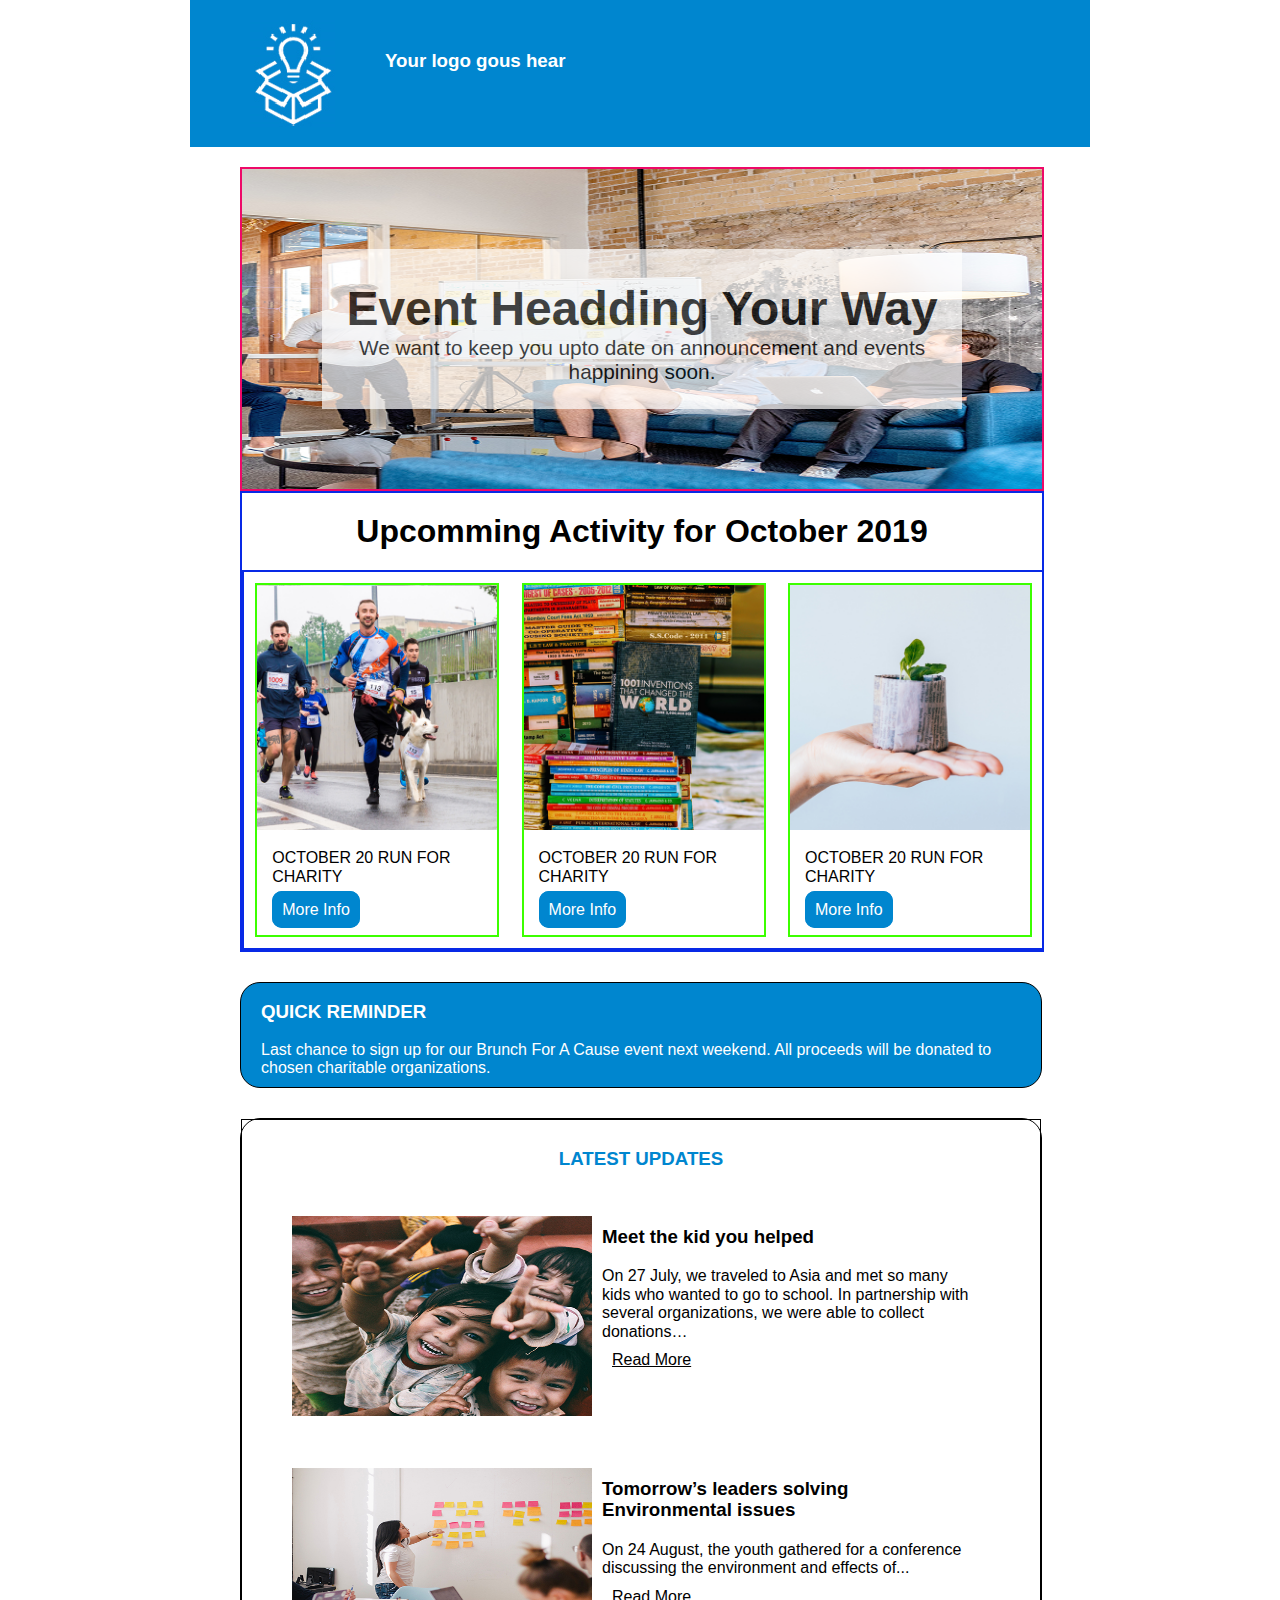
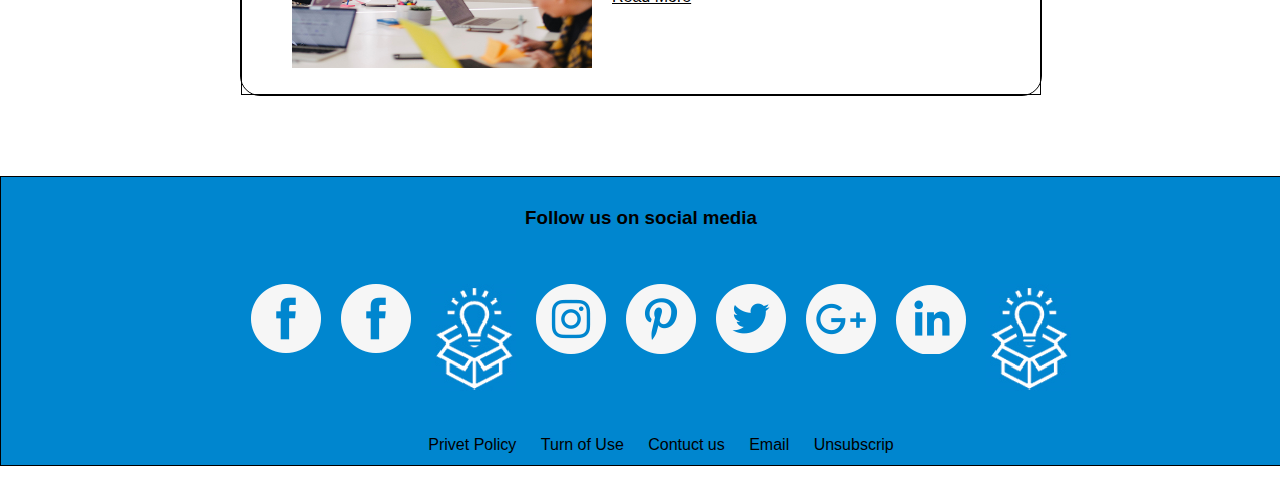
<file: index.html>
<!DOCTYPE html>
<html lang="en">

<head>
   <meta charset="UTF-8">
   <meta name="viewport" content="width=device-width, initial-scale=1.0">
   <meta http-equiv="X-UA-Compatible" content="ie=edge">
   <title>Document</title>
   <link rel="stylesheet" href="css/normalize.css">
   <link rel="stylesheet" href="style.css">

</head>

<body>

   <header>
      <img src="img/logo.png" alt="logo">
      <h3>Your logo gous hear</h3>
   </header>
   <main>
      <section class="s1">
         <img src="img/img-4.jpg" alt="">
         <div class="s1d">
            <h1>Event Headding Your Way</h1>
            <figcaption>We want to keep you upto date on announcement and events happining soon.
            </figcaption>
         </div>


      </section>

      <section class="s2">
         <h2>Upcomming Activity for October 2019 </h2>
         <div>
            <figure>
               <img src="img/img-5.jpg" alt="img-">
               <figcaption>
                  <p> OCTOBER 20 RUN FOR CHARITY</p>

               </figcaption>
               <a href="#">More Info</a>

            </figure>
            <figure>
               <img src="img/img-6.jpg" alt="img-">
               <figcaption>
                  <p> OCTOBER 20 RUN FOR CHARITY</p>
               </figcaption>
               <a href="#">More Info</a>

            </figure>
            <figure>
               <img src="img/img-7.jpg" alt="img-">
               <figcaption>
                  <p> OCTOBER 20 RUN FOR CHARITY</p>
               </figcaption>
               <a href="#">More Info</a>

            </figure>
         </div>
      </section>
      <section class="s3">
         <h3>QUICK REMINDER</h3>
         <p>Last chance to sign up for our Brunch For A Cause event next weekend. All proceeds will be donated to
            chosen charitable organizations. </p>
      </section>
      <section class="s4">
         <article>
            <h3>LATEST UPDATES</h3>
            <figure>
               <img src="img/img-8.jpg" alt="img-8">
               <figcaption>
                  <h3>Meet the kid you helped</h3>
                  <p>On 27 July, we traveled to Asia and met so many kids
                     who wanted to go to school. In partnership with several
                     organizations, we were able to collect donations…</p>
                  <a href="#">Read More</a>
               </figcaption>
            </figure>
            <figure>
               <img src="img/img-9.jpg" alt="img-8">
               <figcaption>
                  <h3>Tomorrow’s leaders solving Environmental issues</h3>
                  <p>On 24 August, the youth gathered for a conference
                     discussing the environment and effects of...</p>
                     <a href="#">Read More</a>
                  </figcaption>
            </figure>
         </article>
      </section>
   </main>
   <footer>
      <h3>Follow us on social media</h3>
      <ul class="social">
         <li><a href="#"><img src="img/facebook.png" alt="fb"></a></li>
         <li><a href="#"><img src="img/facebook.png" alt="fb"></a></li>
         <li><a href="#"><img src="img/logo.png" alt="li"></a></li>
         <li><a href="#"><img src="img/ig.png" alt="ig"></a></li>
         <li><a href="#"><img src="img/pinterest.png" alt="pi"></a></li>
         <li><a href="#"><img src="img/twitter.png" alt="tw"></a></li>
         <li><a href="#"><img src="img/google-plus.png" alt="gp"></a></li>
         <li><a href="#"><img src="img/linkedin.png" alt="li"></a></li>
         <li><a href="#"><img src="img/logo.png" alt="logo"></a></li>
      </ul>
      <ul class="contuct">
         <li><a href="#">Privet Policy</a></li>
         <li><a href="#">Turn of Use</a></li>
         <li><a href="#">Contuct us</a></li>
         <li><a href="#">Email</a></li>
         <li><a href="#">Unsubscrip</a></li>
      </ul>
   </footer>

</body>

</html>
</file>
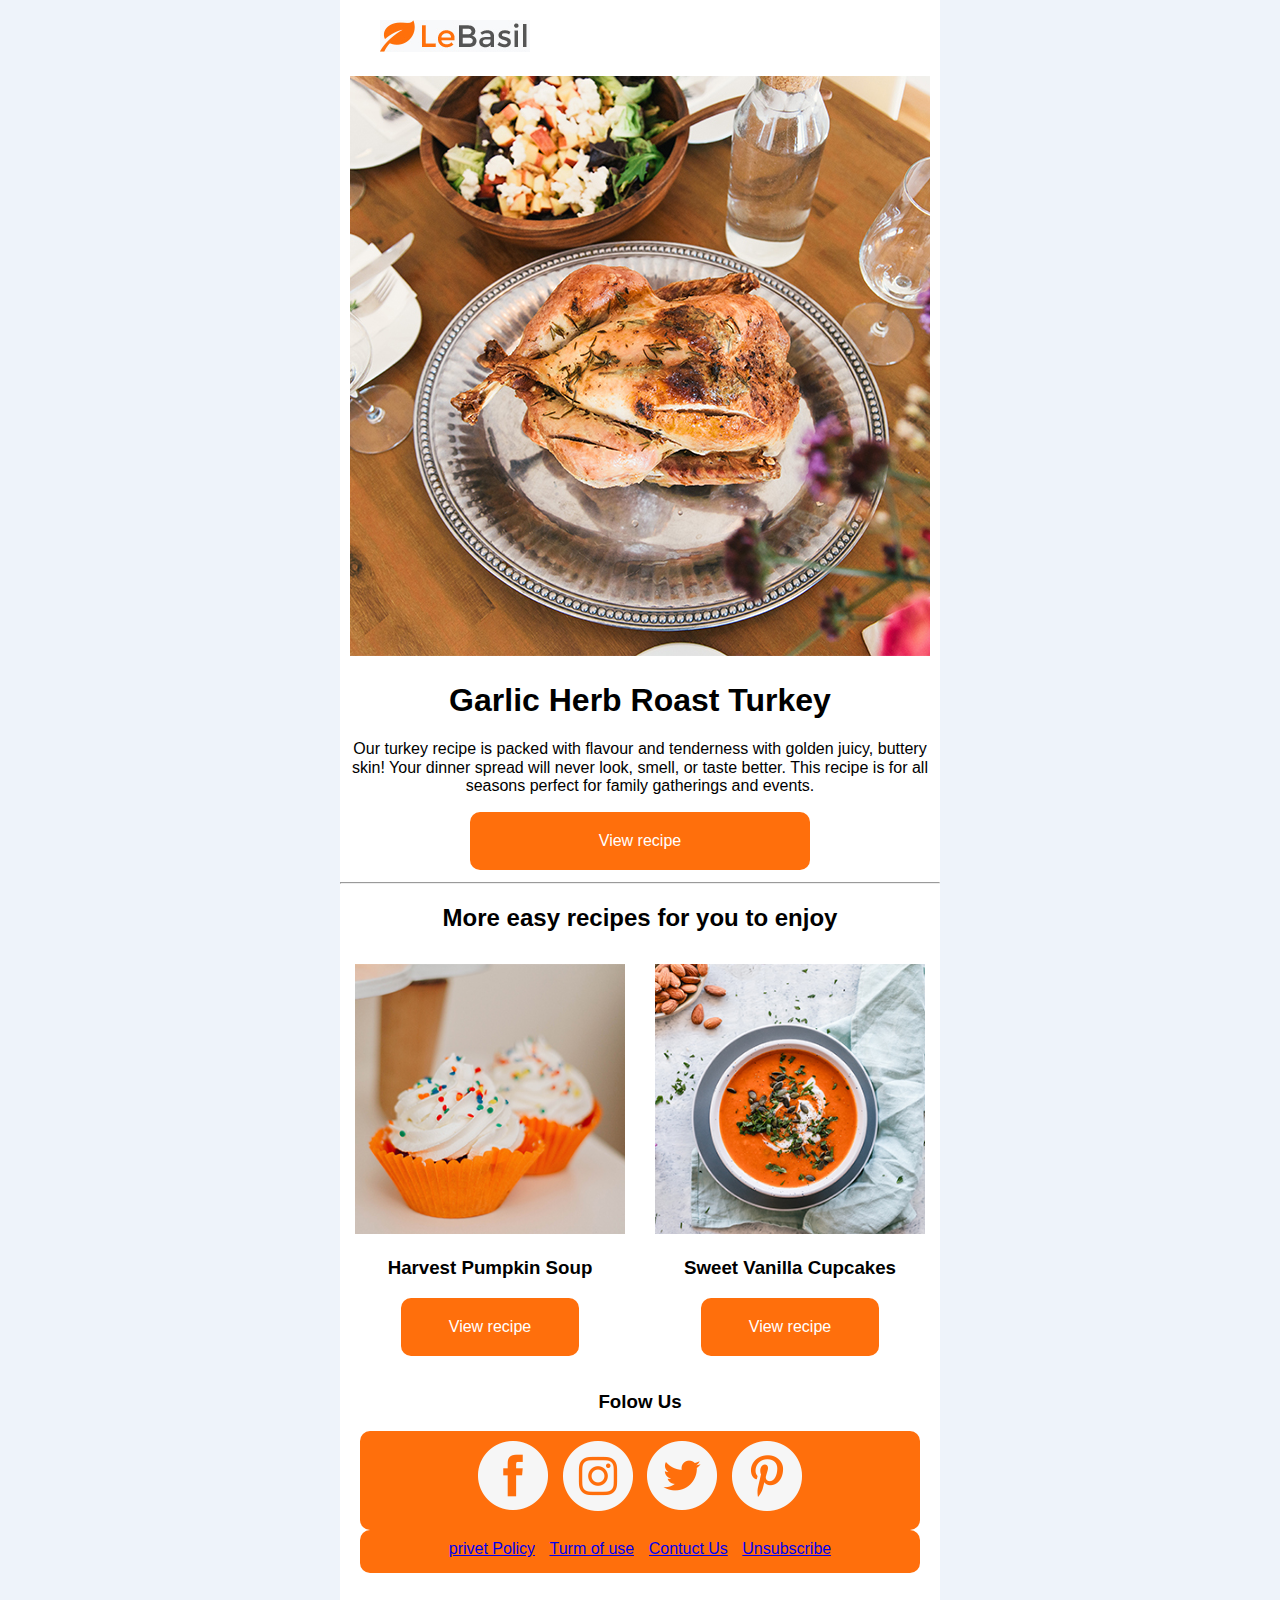
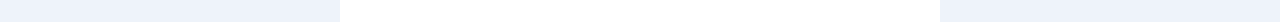
<file: web2/index.html>
<!DOCTYPE html>
<html lang="en">

<head>
        <meta charset="UTF-8">
        <meta name="viewport" content="width=device-width, initial-scale=1.0">
        <meta http-equiv="X-UA-Compatible" content="ie=edge">
        <title>Food - Thanksgiving</title>
        <link rel="stylesheet" href="css/normalize.css">
        <link rel="stylesheet" href="style.css">
</head >

<body>
        <header>
                <img src="image-assets/food-logo.jpg" alt="food-logo">
        </header>
        <main>
                <article>
                        <article>
                                <figure>
                                        <img src="img/img-10.jpg" alt="Macaque in the trees">
                                </figure>
                                <h1>Garlic Herb Roast Turkey</h1>
                                <p>Our turkey recipe is packed with flavour and tenderness with golden juicy, buttery
                                        skin! Your dinner spread will never look, smell, or taste better. This recipe is
                                        for all seasons perfect for family gatherings and events.
                                </p>
                                <a href="#">View recipe</a>
                        </article>
                        <hr />
                        <h2>More easy recipes for you to enjoy</h2>
                        <section>
                                <figure>
                                        <img src="img/img-11.jpg" alt="Harvest Pumpkin Soup">
                                        <h3>
                                                <figcaption>Harvest Pumpkin Soup
                                                </figcaption>
                                        </h3>
                                        <a href="#">View recipe</a>
                                </figure>
                                <figure>
                                        <img src="img/img-12.jpg" alt="Sweet Vanilla Cupcakes">
                                        <h3>
                                                <figcaption>Sweet Vanilla Cupcakes
                                                </figcaption>
                                        </h3>
                                        <a href="#">View recipe</a>
                                </figure>
                        </section>
                </article>
        </main>
        <footer>
                <H3> Folow Us</H3>
                <ul>
                        <li><a href="#"><img src="img/facebook.png" alt="faecbook"></a></li>
                        <li><a href="#"><img src="img/ig.png" alt="instagram"></a></li>
                        <li><a href="#"><img src="img/twitter.png" alt="twitter"></a></li>
                        <li><a href="#"><img src="img/pinterest.png" alt="pinterest"></a></li>
                </ul>
                <ul>
                        <li><a href="#">privet Policy</a></li>
                        <li><a href="#">Turm of use</a></li>
                        <li><a href="#">Contuct Us</a></li>
                        <li><a href="#">Unsubscribe</a></li>
                </ul>
        </footer>
</body>

</html>
</file>
<file: style.css>
body,img,h1,h2,h3,h4,h5,h6,p{
        padding: 0;
        margin: 0;
        font-family: Arial, Helvetica, sans-serif;
}
/* ................................. */
header{
        width: 800px;
        margin: 0 auto;
        background: #0086CF;
        padding: 10px 50px;
        display: flex;


}

header>img{
        padding: 10px;
        color: #fff;        
}
header>h3{
   padding: 5%;
   color: #fff;
}
/* ................................... */
main{
        width: 800px;
        margin: 0 auto;
        /* background-color: #229CE5; */
        padding: 20px 50px;
        overflow: hidden;

}

main>section.s1{
   border: solid rgb(238, 9, 104) 2px;
   height: 320px;
   width: 100%;
   position: relative;
   overflow: hidden;
}
main>section.s1>img{
   height: 100%;
   width: 100%;
}
main>section.s1>div{
   height: 50%;
   width: 80%;
   position: absolute;
   top:25%;
   left: 10%;
   
   background: #fff;
   opacity: 0.7;
   text-align: center;
}
main>section.s1>div>h1{

   text-align: center;
   margin-top: 5%;
   font-size: 3em;

}
main>section>div>figcaption{
   text-align: center;
   font-size: 1.3em;
}
/* ------------------------------------- */
main>section.s2{
   border: solid rgb(8, 41, 230) 2px;
   overflow: hidden;
   width: 100%;

}
main>section.s2>h2{
   font-family: Arial, Helvetica, sans-serif;
   font-size: 2em;
   padding: 20px;
   text-align: center;

}
main>section.s2>div{
   border: solid rgb(8, 41, 230) 2px;
   width:800px;
   margin: 0 auto;
   overflow: hidden;
}
main>section.s2>div>figure{
   border: solid rgb(60, 255, 0) 2px;
   height: 350px;
   width: 30%;
   float: left;
   margin: 1.4%;
}
main>section.s2>div>figure>img{
   width: 100%;
   height: 70%;
}
main>section.s2>h1>div>figure>figcaption{
   width: 100%;
   height: 20%;
}
main>section.s2>div>figure>figcaption>p{
   text-align: left;
   margin: 15px;
}
main>section.s2>div>figure>a{
   border:5px solid #0086cf;
   text-align: left;
   color:#fff;
   padding: 5px;
   margin: 15px;
   text-decoration: none;
   font-size: 1em;
   background: #0086CF;
   border-radius: 10px;
}
/* ............................... */
main>section.s3{
   border:1px solid #000;
   width: 100%;
   background: #0086CF;
   color:#fff;
   border-radius: 20px;
   margin: 30px 0;
}
main>section.s3>h3,main>section.s3>p{
   padding-top: 1%;
   margin: 10px 20px;
}
/* .................... */
.s4{
   border:1px solid #000;
   width: 100%;
   color:#fff;
   border-radius: 20px;
   margin: 30px 0;
}
.s4>article{
   border:1px solid #000;
   overflow: hidden;
}
.s4>article>H3{
   color:#0086CF;
   padding-top: 1%;
   margin: 20px 20px;
   text-align: center;
}
.s4>article>figure{
   display: inline-block;

}
.s4>article>figure>img{
   width: 300px;
   height: 200px;
   float: left;
   padding: 10px;

}
.s4>article>figure>figcaption{
   height: 200px;
   padding: 10px;
}
.s4>article>figure>figcaption>h3{
   color:#000;
   padding: 10px;
}
.s4>article>figure>figcaption>p{
   color:#000;
   padding: 10px;

}
.s4>article>figure>figcaption>a{
   color:#000;
   padding: 10px;
}
/* .................. */
footer{
   border:1px solid #000;
   width: 100%;
   background: #0086CF;
   color:#000;
   margin: 30px 0;
   text-align: center;
   overflow: hidden;
}
footer>h3{
   padding: 30px;
}
footer>ul.social{
   list-style: none;
   display: inline-block;
}
footer>ul.social>li{
   float: left;
   display: block-inline;
   padding: 10px;
}
footer>ul.contuct{
   list-style: none;
   text-align: center;
   margin: 0 auto;
}
footer>ul.contuct>li{
   padding: 10px;
   display: inline-block;
   margin: 0 auto;

}
footer>ul.contuct>li>a{
   text-decoration: none;
   color: #000;
}
</file>
<file: web2/style.css>
body{margin: 0 ; padding: 0;background: #EEF3FA;
        font-family: Arial, Helvetica, sans-serif;}
header{
        width: 600px;
        margin: 0 auto;
        background: #fff;
}
header>img{
        background: #fff;
        margin: 20px;
        padding-left: 20px;
}
main{
        width: 600px;
        margin: 0 auto; 
        background: #fff;
}
main>article>article{
        width: 600px;
        margin: 0 ; padding: 0;
        text-align: center;
}
main>article>article>article>a
main>article>article>h2{
}
figure, figue>img {
        width: 600px;
        margin: 0 ;
         padding: 0;
}
main>article>h2{
        text-align: center;
}
main>article>section{
        display: block;
        overflow: hidden;
}
main>article>section>figure{
        float: left;
        width: 46%;
        height: auto;
        margin: 2%;
        text-align: center;
        overflow: hidden;

}
main>article>section>figure>img{
        width: 98%;
}
main>article>section>figure>figcaption{
        width: 98%;
        font-family: Arial, Helvetica, sans-serif;
        display: block;
        height: 30px;
        font-size: 1.5em;
        
}
main>article>section>figure>a,main>article>article>a{
        width: 50%;
        text-decoration: none;
        background-color: #FF6F0C;
        font-family: arial;
        color:#fff;
        padding: 20px;
        border-radius: 10px;
        overflow: hidden;
        display: inline-block;
        text-align: center;
        
}
footer{
        width: 600px;
        height: 250px;
        margin: 0 auto;   
        text-align: center;
        overflow: hidden;
        background: #EEF3FA;
        background: #fff;

}
footer>h1{
 
display: block;         
}
footer>ul{
       list-style: none;
       display: block; 
       background: #FF6F0C;
       padding: 10px;
       margin-left: 20px ;
       margin-right: 20px ;
       margin-top: 0 ;
       margin-bottom: 0 ;
       border-radius: 10px;


}
footer>ul>li{
        overflow: hidden;
        display: inline-block;
        margin: 0 5px;
}
</file>
